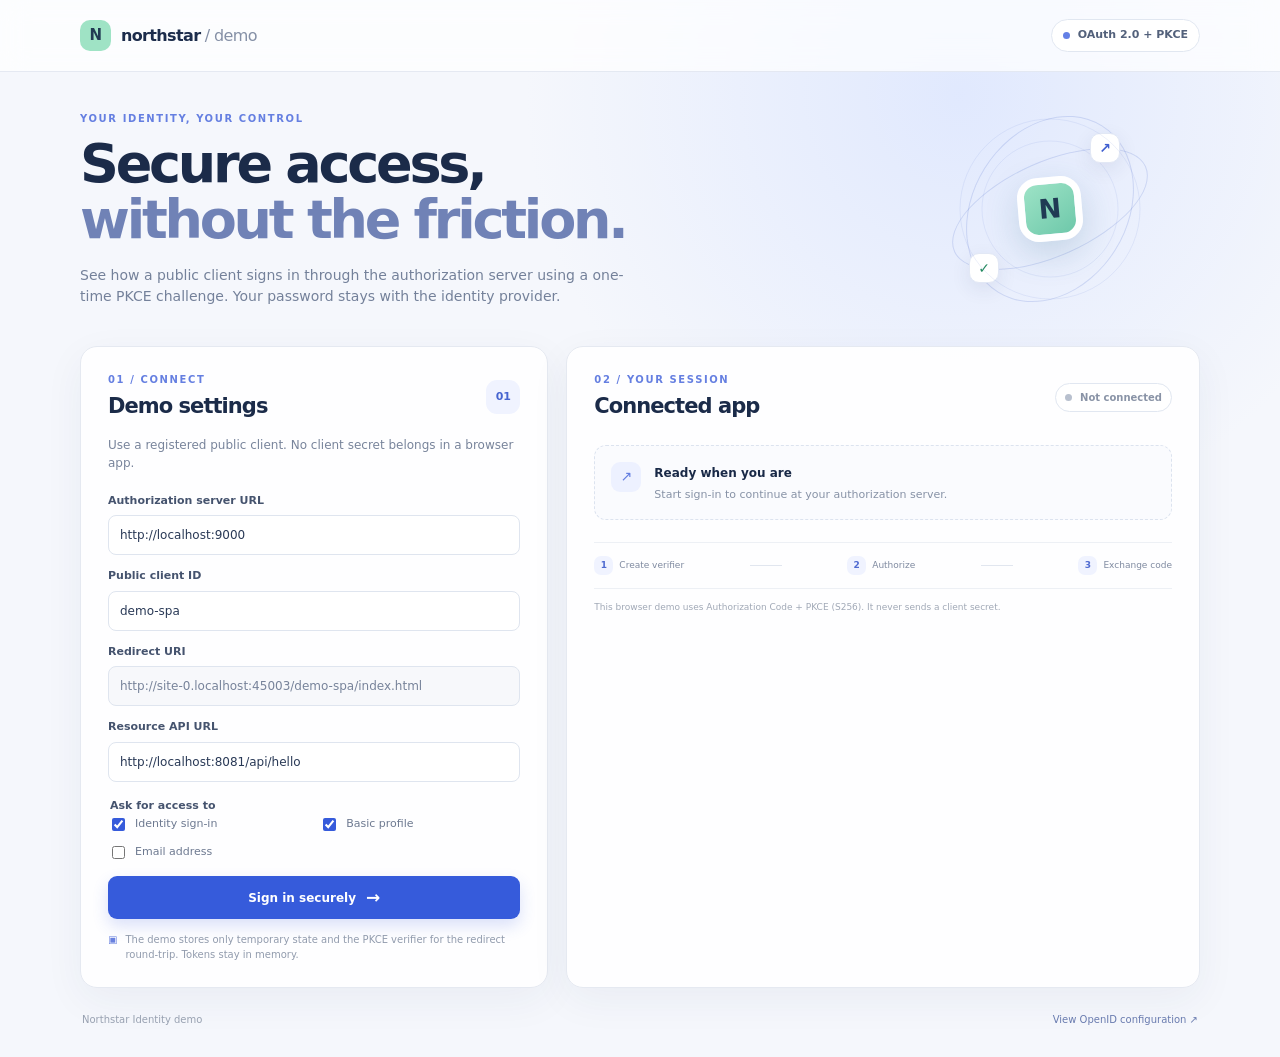
<file: demo-spa/index.html>
<!doctype html>
<html lang="en">
<head>
  <meta charset="utf-8"><meta name="viewport" content="width=device-width, initial-scale=1"><meta name="color-scheme" content="light">
  <meta http-equiv="Content-Security-Policy" content="default-src 'self'; base-uri 'self'; object-src 'none'; frame-ancestors 'none'; form-action 'self' http://localhost:9000; script-src 'self'; style-src 'self'; img-src 'self'; connect-src 'self' http://localhost:9000 http://localhost:8081">
  <title>Northstar · Secure sign-in demo</title><link rel="stylesheet" href="./app.css"><script src="./app.js" defer></script>
</head>
<body>
  <header class="topbar"><a class="brand" href="./" aria-label="Northstar demo home"><span class="brand-mark" aria-hidden="true">N</span><span>northstar<span class="brand-soft"> / demo</span></span></a><span class="demo-tag"><i aria-hidden="true"></i> OAuth 2.0 + PKCE</span></header>
  <main class="container">
    <section class="hero"><div><p class="kicker">YOUR IDENTITY, YOUR CONTROL</p><h1>Secure access,<br><span>without the friction.</span></h1><p class="lede">See how a public client signs in through the authorization server using a one-time PKCE challenge. Your password stays with the identity provider.</p></div><div class="hero-orbit" aria-hidden="true"><span class="orbit-ring ring-a"></span><span class="orbit-ring ring-b"></span><span class="orbit-core">N</span><span class="orbit-node node-a">↗</span><span class="orbit-node node-b">✓</span></div></section>
    <section class="workspace" aria-label="Authorization flow demo">
      <div class="panel setup-panel"><div class="panel-heading"><div><p class="kicker">01 / CONNECT</p><h2>Demo settings</h2></div><span class="step-badge">01</span></div>
        <p class="panel-description">Use a registered public client. No client secret belongs in a browser app.</p>
        <form id="settings-form" class="settings-form">
          <label>Authorization server URL<input id="issuer" type="url" value="http://localhost:9000" autocomplete="url" required></label>
          <label>Public client ID<input id="client-id" type="text" value="demo-spa" autocomplete="off" required></label>
          <label>Redirect URI<input id="redirect-uri" type="url" readonly></label>
          <label>Resource API URL<input id="api-url" type="url" value="http://localhost:8081/api/hello"></label>
          <fieldset class="scope-picker"><legend>Ask for access to</legend><label><input type="checkbox" name="scope" value="openid" checked> Identity sign-in</label><label><input type="checkbox" name="scope" value="profile" checked> Basic profile</label><label><input type="checkbox" name="scope" value="email"> Email address</label></fieldset>
          <button class="button button-primary" type="submit">Sign in securely <span aria-hidden="true">→</span></button>
        </form>
        <p class="small-note"><span aria-hidden="true">▣</span> The demo stores only temporary state and the PKCE verifier for the redirect round-trip. Tokens stay in memory.</p>
      </div>
      <div class="panel result-panel"><div class="panel-heading"><div><p class="kicker">02 / YOUR SESSION</p><h2>Connected app</h2></div><span class="connection-pill" id="connection-pill"><i></i><span>Not connected</span></span></div>
        <div id="status" class="status-box" role="status" aria-live="polite"><span class="status-icon" aria-hidden="true">↗</span><div><strong>Ready when you are</strong><p>Start sign-in to continue at your authorization server.</p></div></div>
        <div class="session-content" id="session-content" hidden><div class="profile-card"><div class="avatar" id="avatar">N</div><div><strong id="user-name">Signed-in user</strong><span id="user-email">Profile loaded from userinfo</span></div><span class="verified" aria-label="Verified session">✓</span></div><div class="session-meta"><div><span>Granted scopes</span><strong id="granted-scopes">—</strong></div><div><span>Access token expires</span><strong id="expires-at">—</strong></div></div><div class="api-result"><div class="api-title"><span class="api-pulse"></span><span>Protected API</span></div><pre id="api-output">Waiting for access token</pre></div><button class="button button-secondary" id="disconnect" type="button">Clear this session</button></div>
        <div class="flow-strip"><span><b>1</b> Create verifier</span><span class="flow-line" aria-hidden="true"></span><span><b>2</b> Authorize</span><span class="flow-line" aria-hidden="true"></span><span><b>3</b> Exchange code</span></div>
        <p class="security-foot">This browser demo uses Authorization Code + PKCE (S256). It never sends a client secret.</p>
      </div>
    </section>
    <footer class="page-footer"><span>Northstar Identity demo</span><a href="http://localhost:9000/.well-known/openid-configuration" target="_blank" rel="noreferrer">View OpenID configuration ↗</a></footer>
  </main>
  <div class="toast" id="toast" role="alert" hidden></div>
</body>
</html>
</file>
<file: demo-spa/app.css>
:root{font-family:Inter,ui-sans-serif,system-ui,-apple-system,"Segoe UI",sans-serif;color:#192947;background:#f5f7fc;font-synthesis:none;--blue:#365bdb;--navy:#1b2d50;--muted:#78849b;--line:#e4e9f2;--mint:#9fe3c5}*{box-sizing:border-box}body{margin:0;min-height:100vh;background:radial-gradient(ellipse at 75% 9%,rgba(212,224,255,.62),transparent 32%),#f5f7fc;font-size:14px;line-height:1.5}.topbar{height:72px;padding:0 max(24px,calc((100vw - 1120px)/2));display:flex;align-items:center;justify-content:space-between;border-bottom:1px solid rgba(220,226,238,.75);background:rgba(255,255,255,.72);backdrop-filter:blur(14px)}.brand{display:flex;align-items:center;gap:10px;color:#1c2c4b;text-decoration:none;font-size:16px;font-weight:800;letter-spacing:-.04em}.brand-mark{width:31px;height:31px;display:grid;place-items:center;border-radius:10px;background:var(--mint);color:#213b53;font-size:15px}.brand-soft{color:#8590a6;font-weight:500}.demo-tag,.connection-pill{display:inline-flex;align-items:center;gap:8px;padding:7px 11px;border:1px solid #e1e7f1;border-radius:999px;background:#fff;color:#53617b;font-size:11px;font-weight:700}.demo-tag i,.connection-pill i{width:7px;height:7px;border-radius:50%;background:#6380e6}.container{width:min(1120px,calc(100% - 48px));margin:0 auto}.hero{position:relative;display:grid;grid-template-columns:1fr 300px;align-items:center;min-height:274px;overflow:hidden}.kicker{margin:0 0 10px;color:#657fe1;font-size:10px;font-weight:850;letter-spacing:.16em}.hero h1{margin:0;color:#1b2b49;font-size:clamp(38px,5vw,54px);line-height:1.03;letter-spacing:-.06em}.hero h1 span{color:#7082b6}.lede{max-width:570px;margin:17px 0 0;color:#74819a;font-size:14px}.hero-orbit{position:relative;width:238px;height:218px;justify-self:center}.orbit-ring{position:absolute;display:block;top:50%;left:50%;border:1px solid rgba(81,111,206,.2);border-radius:50%;transform:translate(-50%,-50%) rotate(-24deg)}.ring-a{width:210px;height:95px}.ring-b{width:155px;height:197px;transform:translate(-50%,-50%) rotate(32deg)}.hero-orbit:before,.hero-orbit:after{content:"";position:absolute;top:50%;left:50%;width:135px;height:135px;border:1px solid rgba(81,111,206,.1);border-radius:50%;transform:translate(-50%,-50%)}.hero-orbit:after{width:179px;height:179px}.orbit-core{position:absolute;top:50%;left:50%;display:grid;place-items:center;width:64px;height:64px;border:7px solid #fff;border-radius:20px;background:linear-gradient(145deg,#9de3c6,#6ec8aa);box-shadow:0 12px 35px rgba(43,105,135,.2);color:#203b54;font-size:27px;font-weight:850;transform:translate(-50%,-50%) rotate(-5deg)}.orbit-node{position:absolute;display:grid;place-items:center;width:30px;height:30px;border:1px solid #e2e8f5;border-radius:10px;background:#fff;color:#405fd0;font-weight:800;box-shadow:0 6px 20px rgba(40,60,105,.09)}.node-a{top:33px;right:49px}.node-b{bottom:35px;left:38px;color:#238960}.workspace{display:grid;grid-template-columns:minmax(315px,.85fr) minmax(420px,1.15fr);gap:18px}.panel{min-width:0;padding:25px 27px;border:1px solid #e5e9f1;border-radius:17px;background:rgba(255,255,255,.92);box-shadow:0 12px 40px rgba(30,47,83,.055)}.panel-heading{display:flex;align-items:center;justify-content:space-between;gap:12px}.panel-heading .kicker{margin-bottom:4px}.panel h2{margin:0;color:#1b2b49;font-size:21px;letter-spacing:-.045em}.step-badge{display:grid;place-items:center;width:34px;height:34px;border-radius:11px;background:#f0f3ff;color:#4765d0;font-size:11px;font-weight:800}.panel-description{margin:13px 0 21px;color:var(--muted);font-size:12px}.settings-form{display:grid;gap:13px}.settings-form>label{display:grid;gap:6px;color:#45536e;font-size:11px;font-weight:750}.settings-form input[type=url],.settings-form input[type=text]{width:100%;height:40px;padding:0 11px;border:1px solid #dfe5ef;border-radius:8px;background:white;color:#293956;font:inherit;font-size:12px;font-weight:500;outline:none}.settings-form input:focus{border-color:#7890ed;box-shadow:0 0 0 3px rgba(64,91,209,.12)}.settings-form input[readonly]{background:#f7f8fb;color:#77839a}.scope-picker{display:grid;grid-template-columns:1fr 1fr;gap:9px 10px;margin:3px 0 1px;padding:0;border:0}.scope-picker legend{grid-column:1/-1;margin-bottom:1px;color:#45536e;font-size:11px;font-weight:750}.scope-picker label{display:flex;align-items:center;gap:7px;color:#6d7990;font-size:11px}.scope-picker input{accent-color:var(--blue)}.button{min-height:43px;display:inline-flex;align-items:center;justify-content:center;gap:10px;border:0;border-radius:9px;padding:0 15px;font:inherit;font-size:12px;font-weight:700;cursor:pointer;transition:transform .15s,background .15s}.button:hover{transform:translateY(-1px)}.button:focus-visible,a:focus-visible,input:focus-visible{outline:3px solid #91a6ff;outline-offset:3px}.button-primary{color:white;background:var(--blue);box-shadow:0 7px 16px rgba(54,91,219,.18)}.button-primary:hover{background:#2849c1}.button-primary span{font-size:17px}.button-secondary{width:100%;margin-top:15px;border:1px solid #dfe5ef;background:white;color:#4e5d79}.small-note{display:flex;gap:8px;margin:13px 0 0;color:#919bad;font-size:10px}.small-note span{color:#6981df}.connection-pill{padding:6px 9px;color:#8993a6;font-size:10px;font-weight:650}.connection-pill i{background:#b8c0ce}.connection-pill.connected{border-color:#d1ebdd;background:#f3fbf6;color:#3b7957}.connection-pill.connected i{background:#3cac77}.status-box{display:flex;align-items:flex-start;gap:13px;margin-top:22px;padding:16px;border:1px dashed #dce3ef;border-radius:12px;background:#fafbfe}.status-icon{display:grid;place-items:center;flex:0 0 30px;height:30px;border-radius:9px;background:#edf1ff;color:#627de0}.status-box strong{font-size:12px}.status-box p{margin:4px 0 0;color:#8792a6;font-size:11px}.session-content{margin-top:14px}.profile-card{display:flex;align-items:center;gap:11px;padding:13px;border:1px solid #e7ebf2;border-radius:11px}.avatar{display:grid;place-items:center;width:39px;height:39px;border-radius:12px;background:#edf2ff;color:#4562cb;font-size:15px;font-weight:800}.profile-card>div:nth-child(2){display:grid;gap:2px;min-width:0}.profile-card strong{overflow:hidden;color:#293955;font-size:12px;text-overflow:ellipsis;white-space:nowrap}.profile-card span{color:#8994a7;font-size:10px}.verified{display:grid;place-items:center;width:21px;height:21px;margin-left:auto;border-radius:50%;background:#e9f7ef;color:#2d9a67!important;font-size:12px!important}.session-meta{display:grid;grid-template-columns:1fr 1fr;gap:12px;margin-top:13px}.session-meta>div{display:grid;gap:3px;padding:11px;border-radius:9px;background:#f7f8fb}.session-meta span{color:#8b96a8;font-size:9px;text-transform:uppercase;letter-spacing:.08em}.session-meta strong{overflow-wrap:anywhere;color:#53617b;font-size:10px}.api-result{margin-top:14px;overflow:hidden;border:1px solid #e5e9f1;border-radius:10px}.api-title{display:flex;align-items:center;gap:8px;padding:9px 11px;border-bottom:1px solid #e9edf4;color:#65728b;font-size:10px;font-weight:750}.api-pulse{width:7px;height:7px;border-radius:50%;background:#49b481}.api-result pre{min-height:39px;margin:0;padding:11px;background:#fafbfc;color:#516079;font:11px/1.5 ui-monospace,SFMono-Regular,Consolas,monospace;white-space:pre-wrap;overflow-wrap:anywhere}.flow-strip{display:flex;align-items:center;justify-content:space-between;gap:8px;margin-top:22px;padding:13px 0;border-top:1px solid #edf0f5;border-bottom:1px solid #edf0f5;color:#7f8aa0;font-size:9px}.flow-strip span:not(.flow-line){display:flex;align-items:center;gap:6px;white-space:nowrap}.flow-strip b{display:grid;place-items:center;width:19px;height:19px;border-radius:7px;background:#f0f3ff;color:#506bd1;font-size:9px}.flow-line{width:100%;max-width:32px;height:1px;background:#e1e6ef}.security-foot{margin:12px 0 0;color:#a0a8b6;font-size:9px}.page-footer{display:flex;align-items:center;justify-content:space-between;gap:14px;padding:24px 2px 30px;color:#98a1b1;font-size:10px}.page-footer a{color:#697baf;text-decoration:none}.page-footer a:hover{text-decoration:underline}.toast{position:fixed;right:22px;bottom:22px;max-width:min(420px,calc(100vw - 44px));padding:14px 17px;border:1px solid #f0d0ca;border-radius:11px;background:#fff8f6;color:#9f3f33;box-shadow:0 14px 35px rgba(44,42,54,.13);font-size:12px}.toast[hidden],[hidden]{display:none!important}
@media(max-width:850px){.hero{grid-template-columns:1fr 210px;min-height:245px}.hero-orbit{transform:scale(.82)}.workspace{grid-template-columns:1fr 1fr;gap:13px}.panel{padding:21px 20px}.flow-strip{gap:5px;font-size:8px}}
@media(max-width:650px){.topbar{height:60px;padding:0 18px}.container{width:calc(100% - 32px)}.demo-tag{font-size:9px}.hero{grid-template-columns:1fr;min-height:0;padding:39px 0 25px}.hero h1{font-size:43px}.lede{font-size:12px}.hero-orbit{position:absolute;right:-56px;top:20px;transform:scale(.57);opacity:.38;pointer-events:none}.workspace{grid-template-columns:1fr}.panel{padding:21px}.result-panel{min-height:290px}.flow-strip{font-size:9px}.page-footer{align-items:flex-start;flex-direction:column;padding-bottom:22px}}
@media(prefers-reduced-motion:reduce){*,*::before,*::after{scroll-behavior:auto!important;transition:none!important}}
</file>
